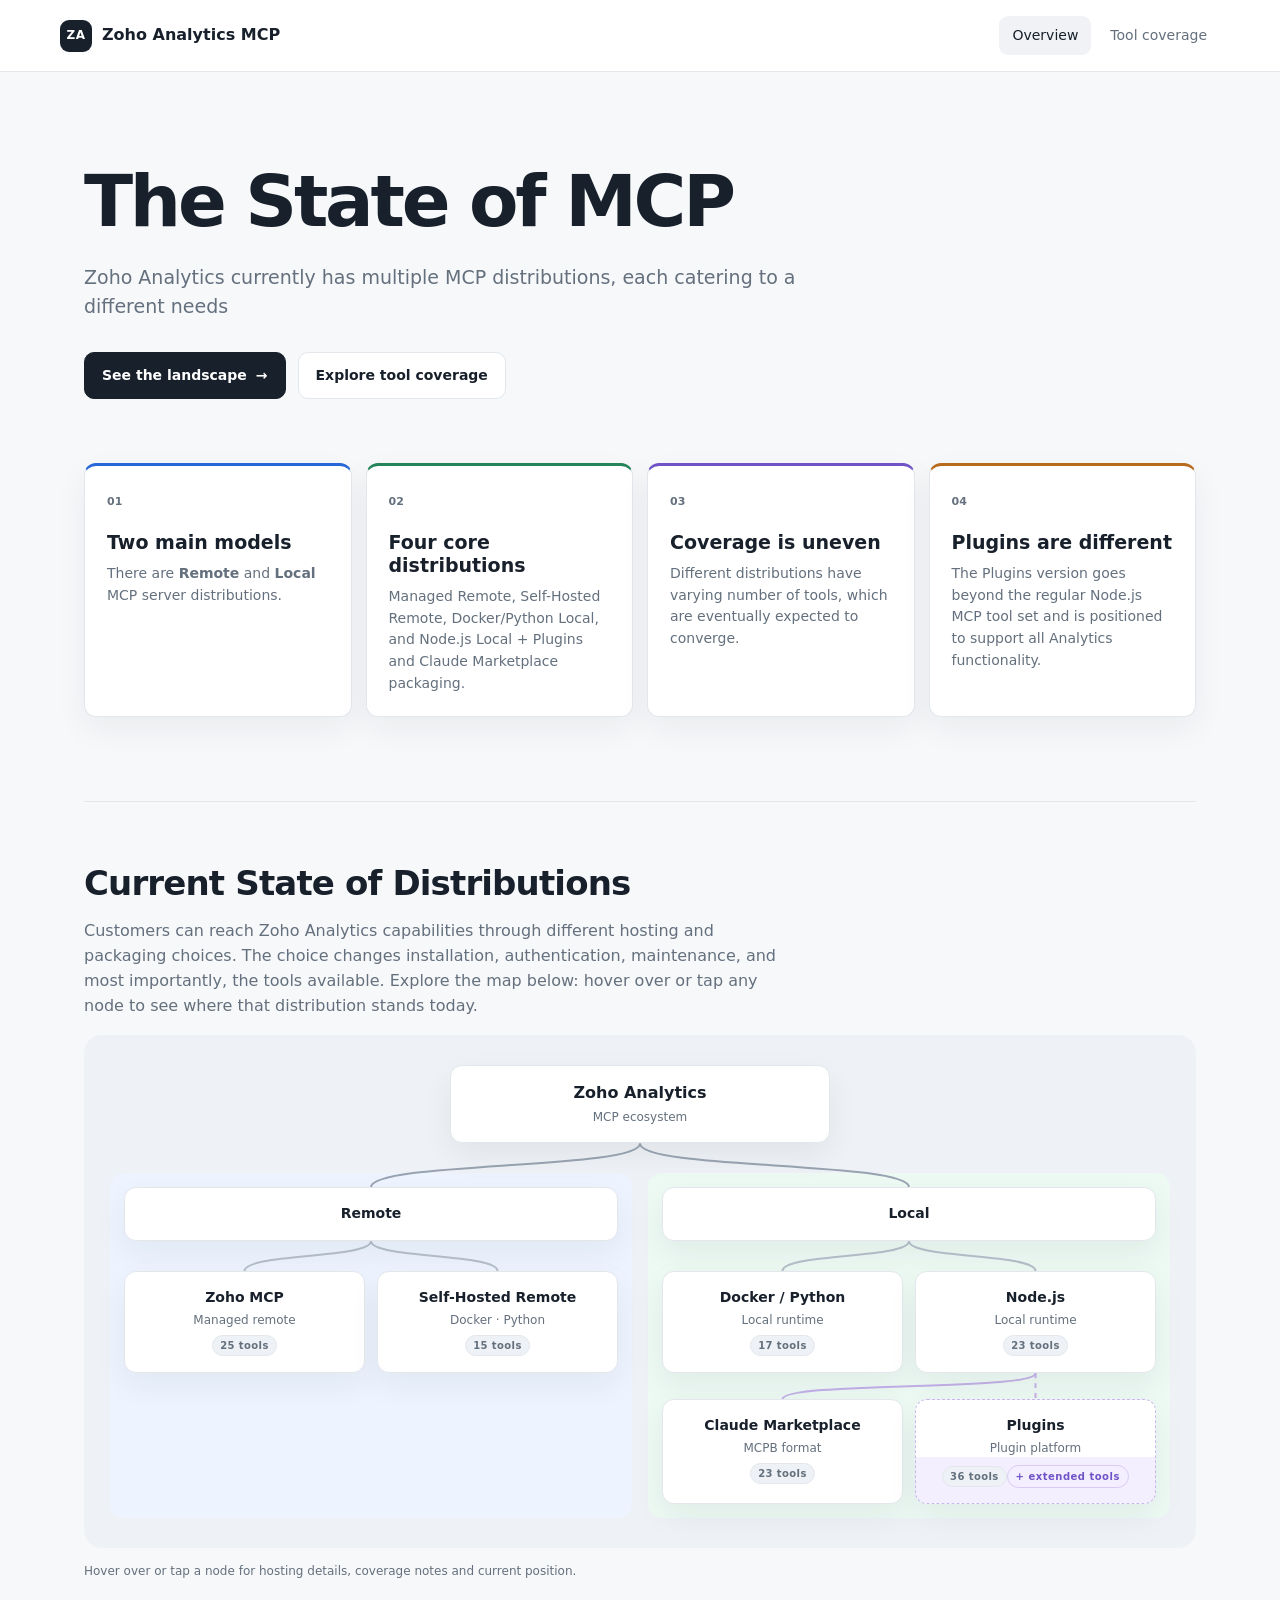
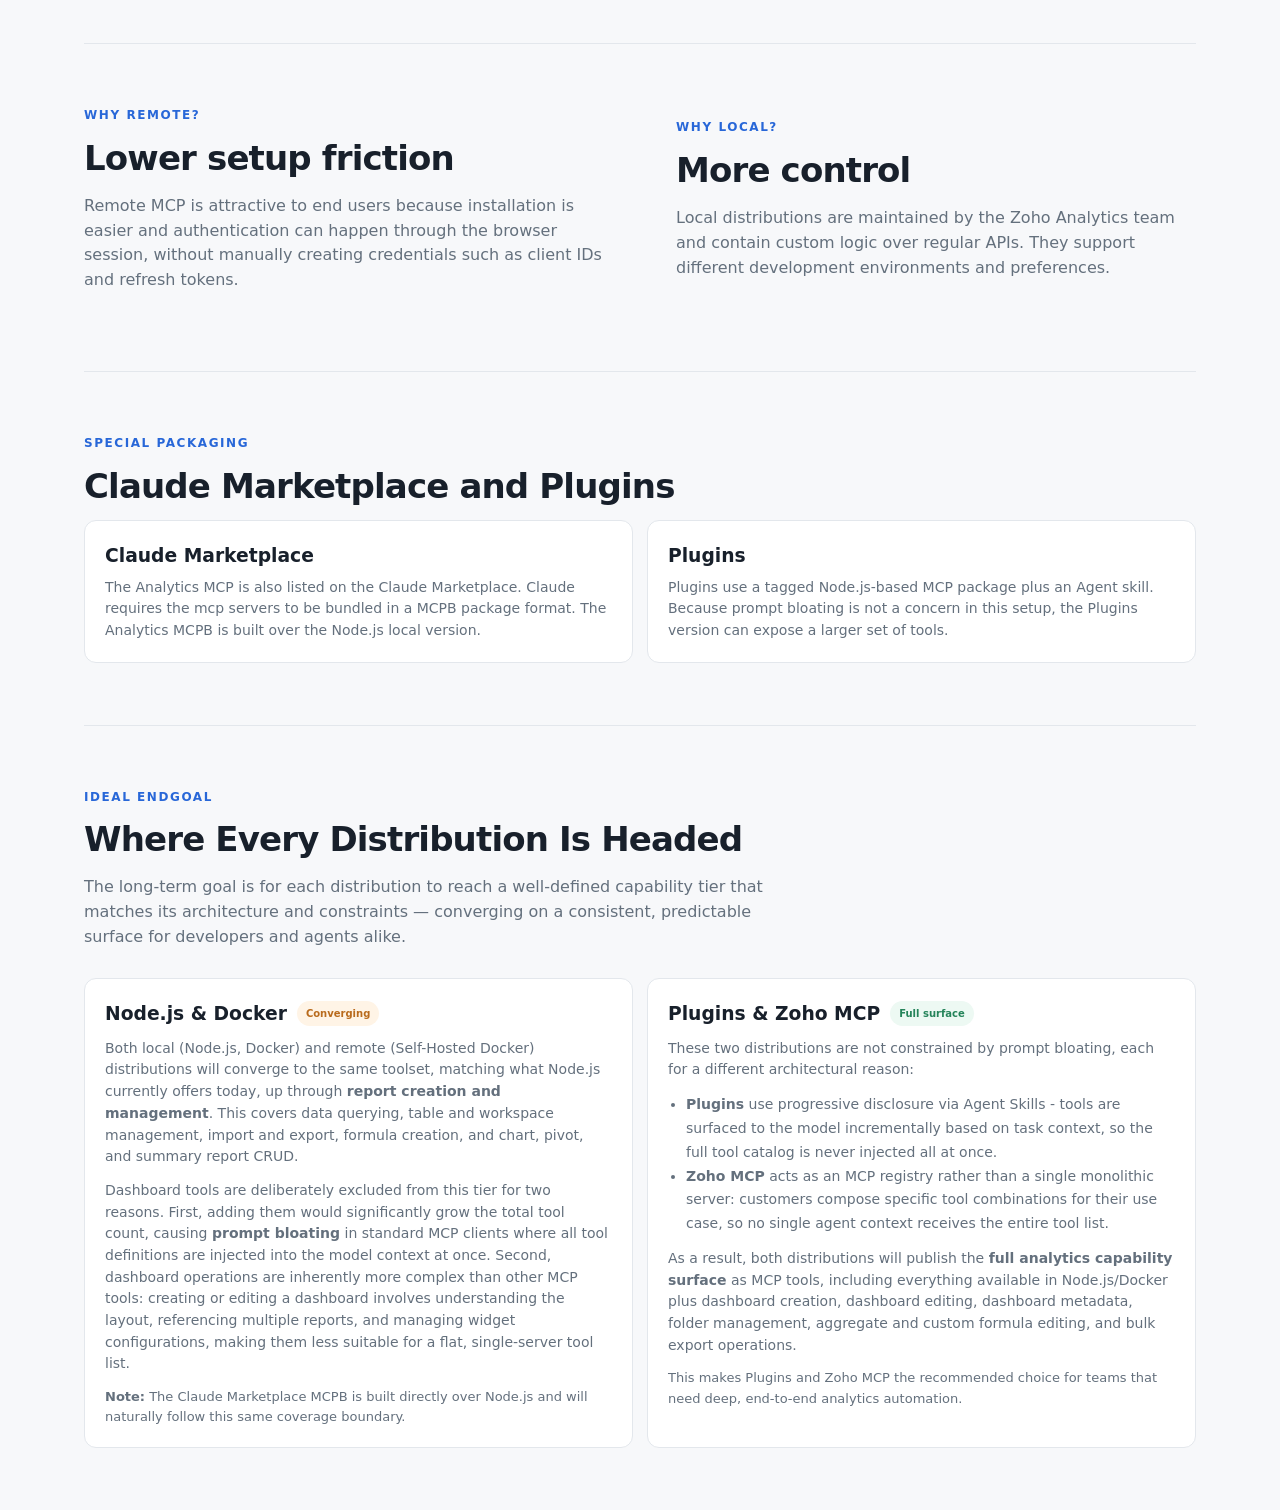
<file: index.html>
<!doctype html>
<html lang="en">
<head>
  <meta charset="utf-8">
  <meta name="viewport" content="width=device-width,initial-scale=1">
  <meta name="description" content="A visual overview of the current state of the Zoho Analytics MCP server ecosystem.">
  <title>Zoho Analytics MCP: Current State</title>
  <link rel="stylesheet" href="styles.css">
</head>
<body>
  <header class="site-header">
    <a class="brand" href="index.html"><span class="brand-mark">ZA</span><span>Zoho Analytics MCP</span></a>
    <nav aria-label="Primary navigation">
      <a class="active" href="index.html">Overview</a>
      <a href="tools.html">Tool coverage</a>
    </nav>
  </header>

  <main>
    <section class="hero">
      <h1>The State of MCP</h1>
      <p class="hero-copy">Zoho Analytics currently has multiple MCP distributions, each catering to a different needs</p>
      <div class="hero-actions">
        <a class="button primary" href="#landscape">See the landscape <span>→</span></a>
        <a class="button secondary" href="tools.html">Explore tool coverage</a>
      </div>
    </section>

    <section class="takeaway-grid" aria-label="Key takeaways">
      <article class="takeaway accent-blue">
        <span class="number">01</span>
        <h2>Two main models</h2>
        <p>There are <strong>Remote</strong> and <strong>Local</strong> MCP server distributions.</p>
      </article>
      <article class="takeaway accent-green">
        <span class="number">02</span>
        <h2>Four core distributions</h2>
        <p>Managed Remote, Self-Hosted Remote, Docker/Python Local, and Node.js Local + Plugins and Claude Marketplace packaging.</p>
      </article>
      <article class="takeaway accent-purple">
        <span class="number">03</span>
        <h2>Coverage is uneven</h2>
        <p>Different distributions have varying number of tools, which are eventually expected to converge.</p>
      </article>
      <article class="takeaway accent-orange">
        <span class="number">04</span>
        <h2>Plugins are different</h2>
        <p>The Plugins version goes beyond the regular Node.js MCP tool set and is positioned to support all Analytics functionality.</p>
      </article>
    </section>

    <section class="section" id="landscape">
      <h2>Current State of Distributions</h2>
      <p>Customers can reach Zoho Analytics capabilities through different hosting and packaging choices. The choice changes installation, authentication, maintenance, and most importantly, the tools available. Explore the map below: hover over or tap any node to see where that distribution stands today.</p>
      <div class="model-graph" id="modelGraph" role="group" aria-label="MCP delivery model diagram">
        <noscript><p class="graph-noscript">The interactive model needs JavaScript.</p></noscript>
      </div>
      <div class="graph-hint">
        <span>Hover over or tap a node for hosting details, coverage notes and current position.</span>
      </div>
    </section>

    <section class="section two-col" id="why-remote-local">
      <div>
        <div class="section-kicker">WHY REMOTE?</div>
        <h2>Lower setup friction</h2>
        <p>Remote MCP is attractive to end users because installation is easier and authentication can happen through the browser session, without manually creating credentials such as client IDs and refresh tokens.</p>
      </div>
      <div>
        <div class="section-kicker">WHY LOCAL?</div>
        <h2>More control</h2>
        <p>Local distributions are maintained by the Zoho Analytics team and contain custom logic over regular APIs. They support different development environments and preferences.</p>
      </div>
    </section>

    <section class="section" id="special-packaging">
      <div class="section-kicker">SPECIAL PACKAGING</div>
      <h2>Claude Marketplace and Plugins</h2>
      <div class="info-grid">
        <article>
          <h3>Claude Marketplace</h3>
          <p>The Analytics MCP is also listed on the Claude Marketplace. Claude requires the mcp servers to be bundled in a MCPB package format. The Analytics MCPB is built over the Node.js local version.</p>
        </article>
        <article>
          <h3>Plugins</h3>
          <p>Plugins use a tagged Node.js-based MCP package plus an Agent skill. Because prompt bloating is not a concern in this setup, the Plugins version can expose a larger set of tools.</p>
        </article>
      </div>
    </section>

    <section class="section" id="ideal-endgoal">
      <div class="section-kicker">IDEAL ENDGOAL</div>
      <h2>Where Every Distribution Is Headed</h2>
      <p>The long-term goal is for each distribution to reach a well-defined capability tier that matches its architecture and constraints — converging on a consistent, predictable surface for developers and agents alike.</p>

      <div class="info-grid" style="margin-top:28px">
        <article>
          <h3 style="display:flex;align-items:center;gap:10px;margin:0 0 10px">
            Node.js &amp; Docker
            <span class="pill progress" style="font-size:10px">Converging</span>
          </h3>
          <p style="margin:0 0 12px">Both local (Node.js, Docker) and remote (Self-Hosted Docker) distributions will converge to the same toolset,  matching what Node.js currently offers today, up through <strong>report creation and management</strong>. This covers data querying, table and workspace management, import and export, formula creation, and chart, pivot, and summary report CRUD.</p>
          <p style="margin:0 0 12px">Dashboard tools are deliberately excluded from this tier for two reasons. First, adding them would significantly grow the total tool count, causing <strong>prompt bloating</strong> in standard MCP clients where all tool definitions are injected into the model context at once. Second, dashboard operations are inherently more complex than other MCP tools: creating or editing a dashboard involves understanding the layout, referencing multiple reports, and managing widget configurations, making them less suitable for a flat, single-server tool list.</p>
          <p style="margin:0;font-size:13px;color:var(--muted)"><strong>Note:</strong> The Claude Marketplace MCPB is built directly over Node.js and will naturally follow this same coverage boundary.</p>
        </article>
        <article>
          <h3 style="display:flex;align-items:center;gap:10px;margin:0 0 10px">
            Plugins &amp; Zoho MCP
            <span class="pill good" style="font-size:10px">Full surface</span>
          </h3>
          <p style="margin:0 0 12px">These two distributions are not constrained by prompt bloating, each for a different architectural reason:</p>
          <ul style="margin:0 0 12px;padding-left:18px;font-size:14px;color:var(--muted);line-height:1.7">
            <li><strong>Plugins</strong> use progressive disclosure via Agent Skills - tools are surfaced to the model incrementally based on task context, so the full tool catalog is never injected all at once.</li>
            <li><strong>Zoho MCP</strong> acts as an MCP registry rather than a single monolithic server: customers compose specific tool combinations for their use case, so no single agent context receives the entire tool list.</li>
          </ul>
          <p style="margin:0 0 12px">As a result, both distributions will publish the <strong>full analytics capability surface</strong> as MCP tools, including everything available in Node.js/Docker plus dashboard creation, dashboard editing, dashboard metadata, folder management, aggregate and custom formula editing, and bulk export operations.</p>
          <p style="margin:0;font-size:13px;color:var(--muted)">This makes Plugins and Zoho MCP the recommended choice for teams that need deep, end-to-end analytics automation.</p>
        </article>
      </div>
    </section>
  </main>
  <script src="graph.js" defer></script>
</body>
</html>
</file>
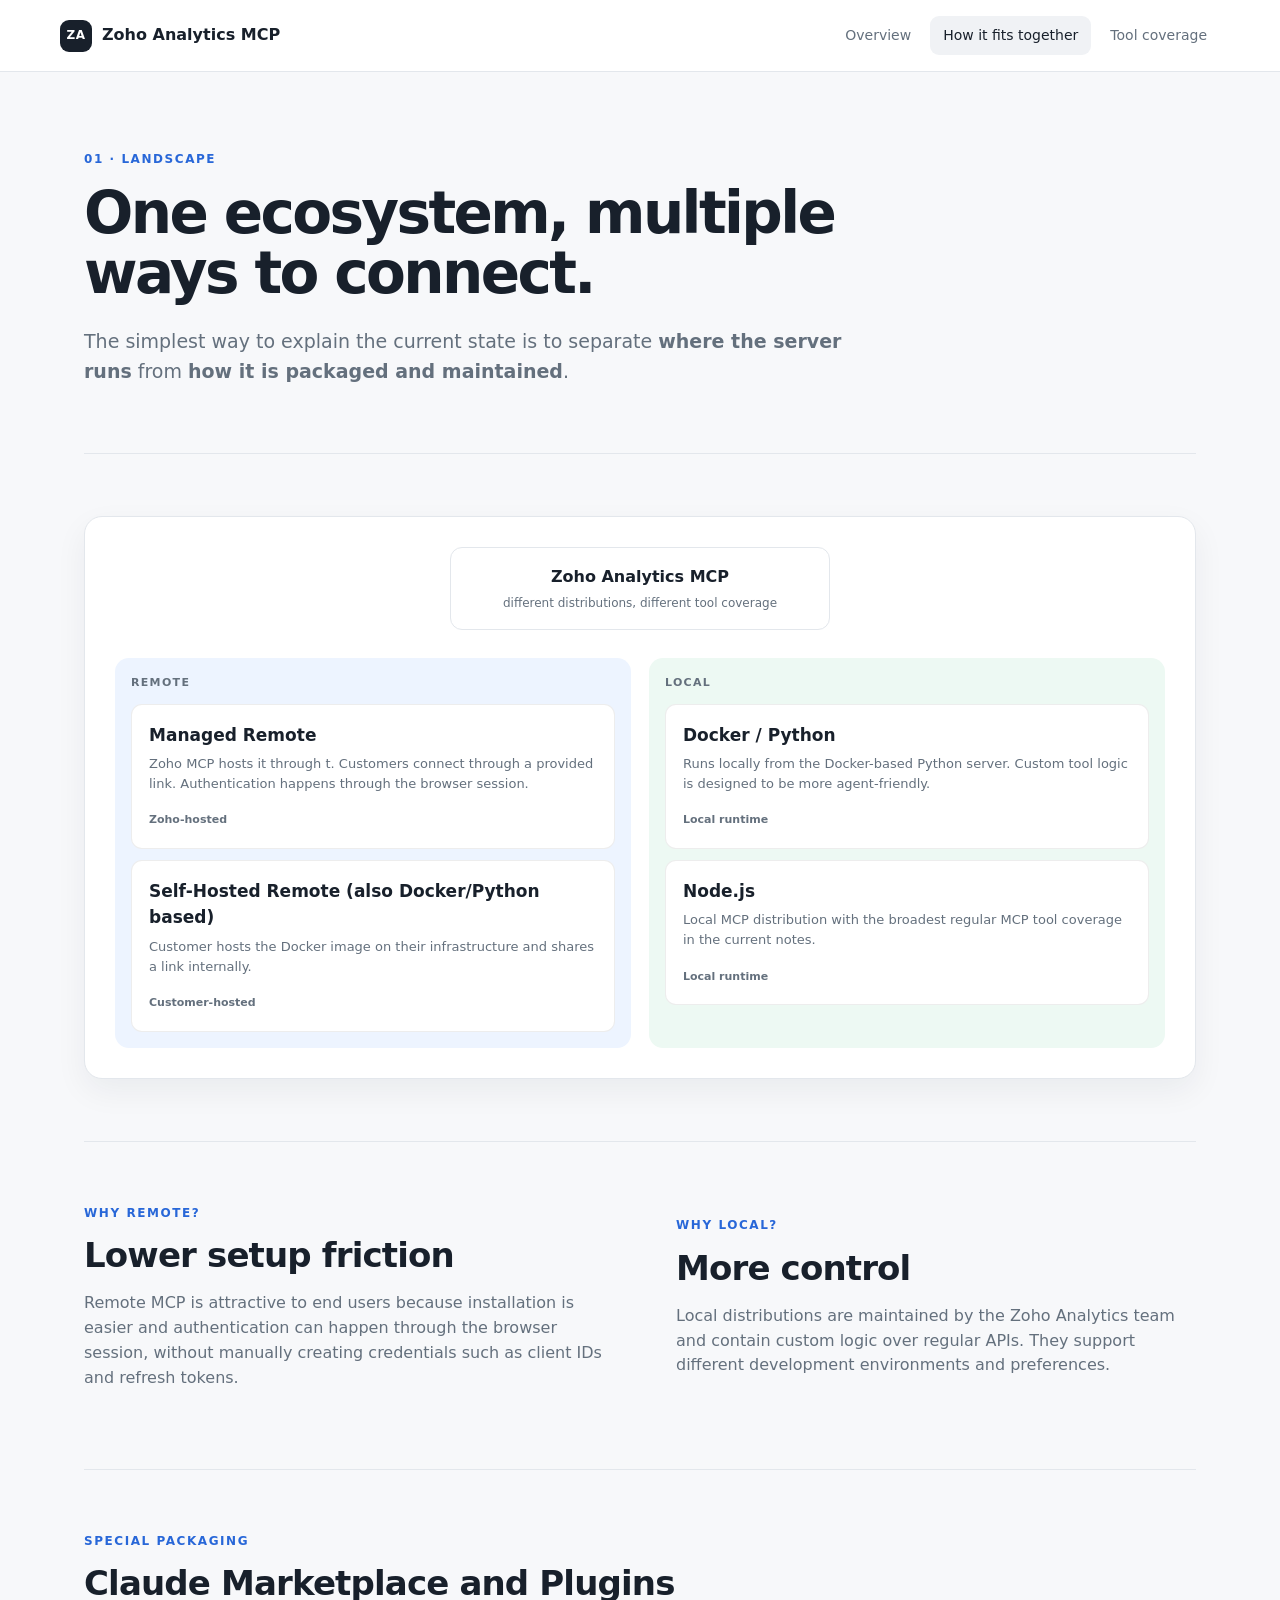
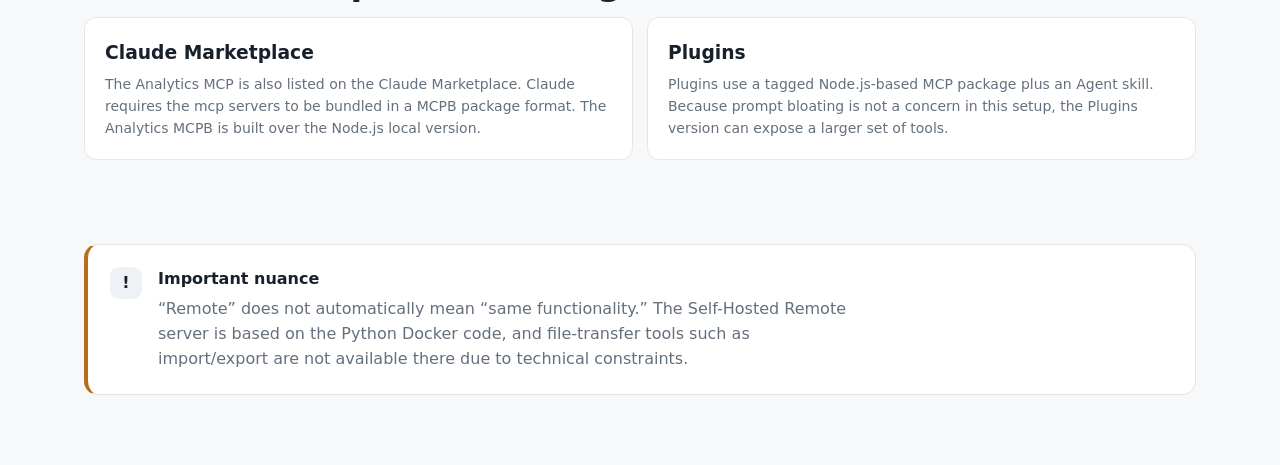
<file: architecture.html>
<!doctype html>
<html lang="en"><head><meta charset="utf-8"><meta name="viewport" content="width=device-width,initial-scale=1"><title>How Zoho Analytics MCP fits together</title><link rel="stylesheet" href="styles.css"></head>
<body><header class="site-header"><a class="brand" href="index.html"><span class="brand-mark">ZA</span><span>Zoho Analytics MCP</span></a><nav aria-label="Primary navigation"><a href="index.html">Overview</a><a class="active" href="architecture.html">How it fits together</a><a href="tools.html">Tool coverage</a></nav></header>
<main>
<section class="page-hero"><div class="eyebrow">01 · LANDSCAPE</div><h1>One ecosystem, multiple ways to connect.</h1><p>The simplest way to explain the current state is to separate <strong>where the server runs</strong> from <strong>how it is packaged and maintained</strong>.</p></section>
<section class="section">
<div class="architecture-map">
  <div class="map-root"><span>Zoho Analytics MCP</span><small>different distributions, different tool coverage</small></div>
  <div class="map-columns">
    <div class="map-column blue"><div class="column-title">REMOTE</div><div class="map-card"><h3>Managed Remote</h3><p>Zoho MCP hosts it through t. Customers connect through a provided link. Authentication happens through the browser session.</p><span class="tag">Zoho-hosted</span></div><div class="map-card"><h3>Self-Hosted Remote (also Docker/Python based)</h3><p>Customer hosts the Docker image on their infrastructure and shares a link internally.</p><span class="tag">Customer-hosted</span></div></div>
    <div class="map-column green"><div class="column-title">LOCAL</div><div class="map-card"><h3>Docker / Python</h3><p>Runs locally from the Docker-based Python server. Custom tool logic is designed to be more agent-friendly.</p><span class="tag">Local runtime</span></div><div class="map-card"><h3>Node.js</h3><p>Local MCP distribution with the broadest regular MCP tool coverage in the current notes.</p><span class="tag">Local runtime</span></div></div>
  </div>
</div>
</section>
<section class="section two-col">
<div><div class="section-kicker">WHY REMOTE?</div><h2>Lower setup friction</h2><p>Remote MCP is attractive to end users because installation is easier and authentication can happen through the browser session, without manually creating credentials such as client IDs and refresh tokens.</p></div>
<div><div class="section-kicker">WHY LOCAL?</div><h2>More control</h2><p>Local distributions are maintained by the Zoho Analytics team and contain custom logic over regular APIs. They support different development environments and preferences.</p></div>
</section>
<section class="section">
<div class="section-kicker">SPECIAL PACKAGING</div><h2>Claude Marketplace and Plugins</h2><div class="info-grid"><article><h3>Claude Marketplace</h3><p>The Analytics MCP is also listed on the Claude Marketplace. Claude requires the mcp servers to be bundled in a MCPB package format. The Analytics MCPB is built over the Node.js local version.</p></article><article><h3>Plugins</h3><p>Plugins use a tagged Node.js-based MCP package plus an Agent skill. Because prompt bloating is not a concern in this setup, the Plugins version can expose a larger set of tools.</p></article></div>
</section>
<section class="section callout warning"><div class="callout-icon">!</div><div><strong>Important nuance</strong><p>“Remote” does not automatically mean “same functionality.” The Self-Hosted Remote server is based on the Python Docker code, and file-transfer tools such as import/export are not available there due to technical constraints.</p></div></section>
</main></body></html>
</file>
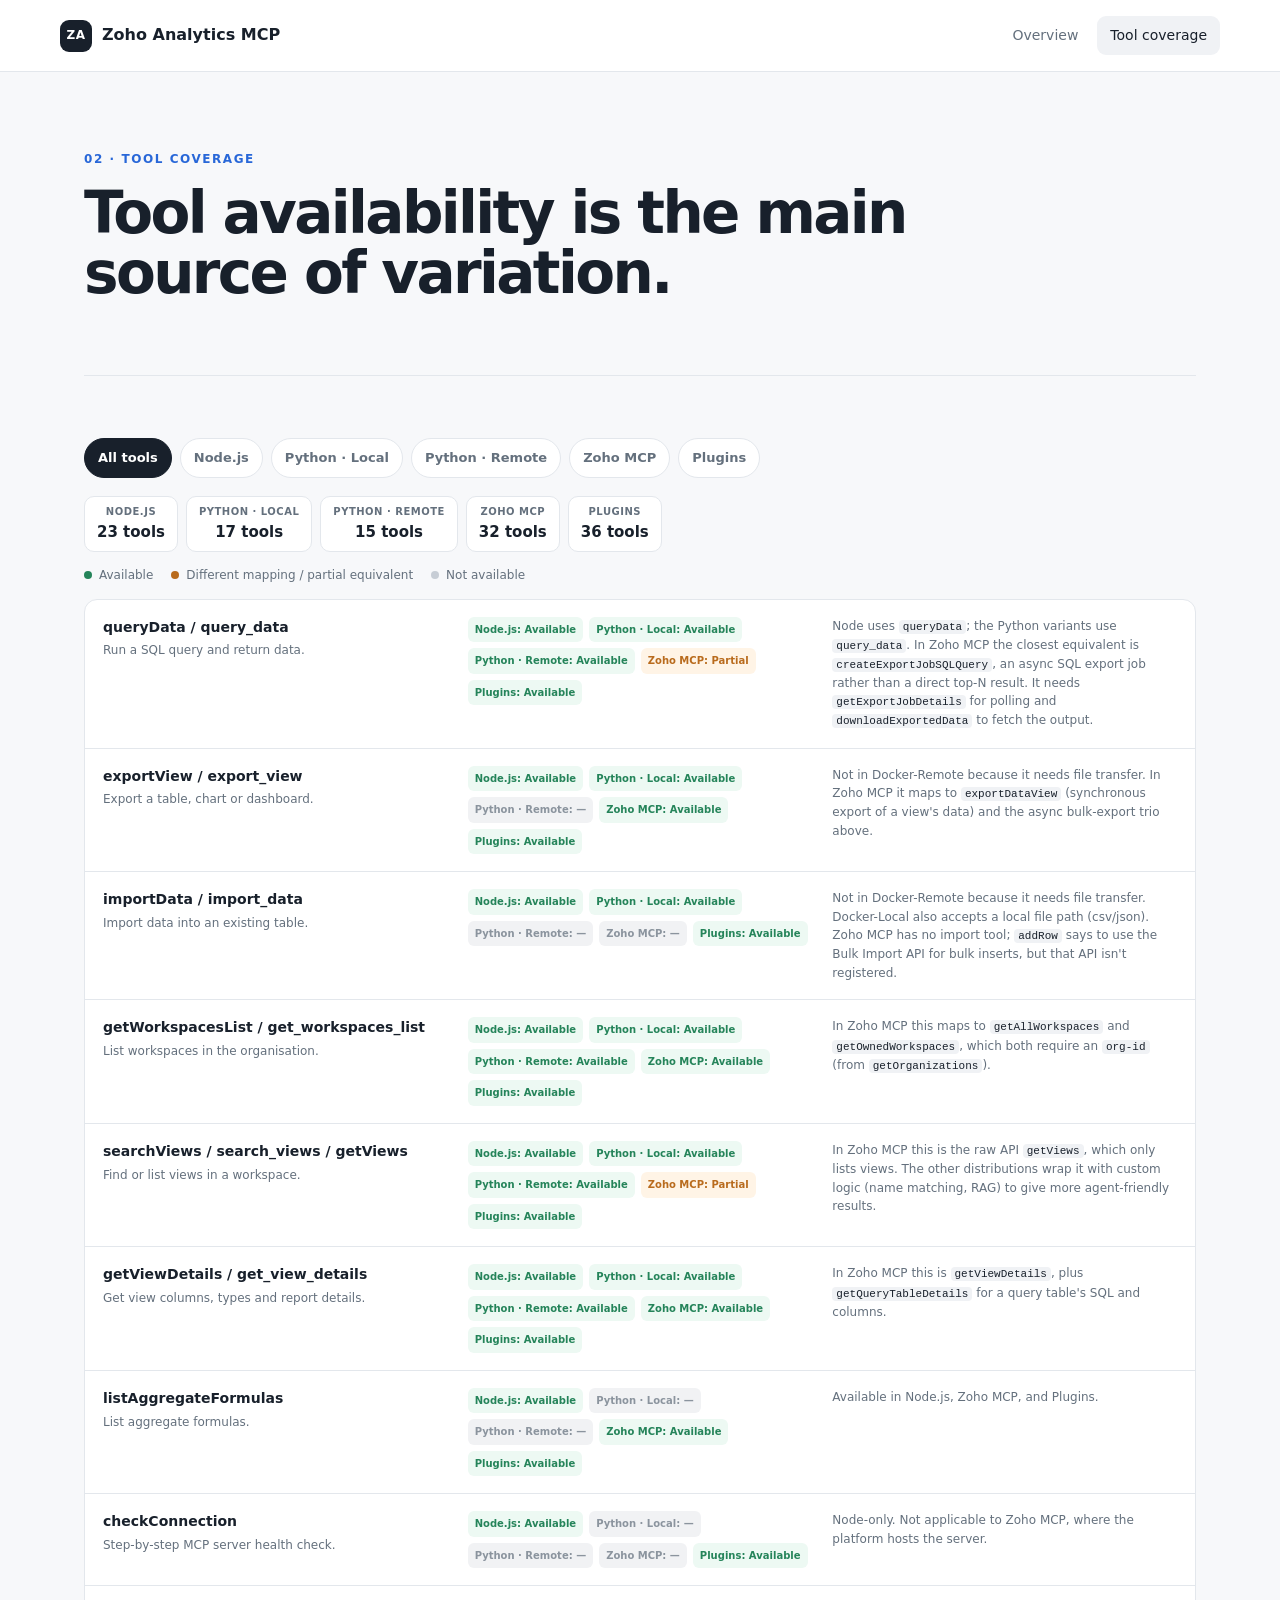
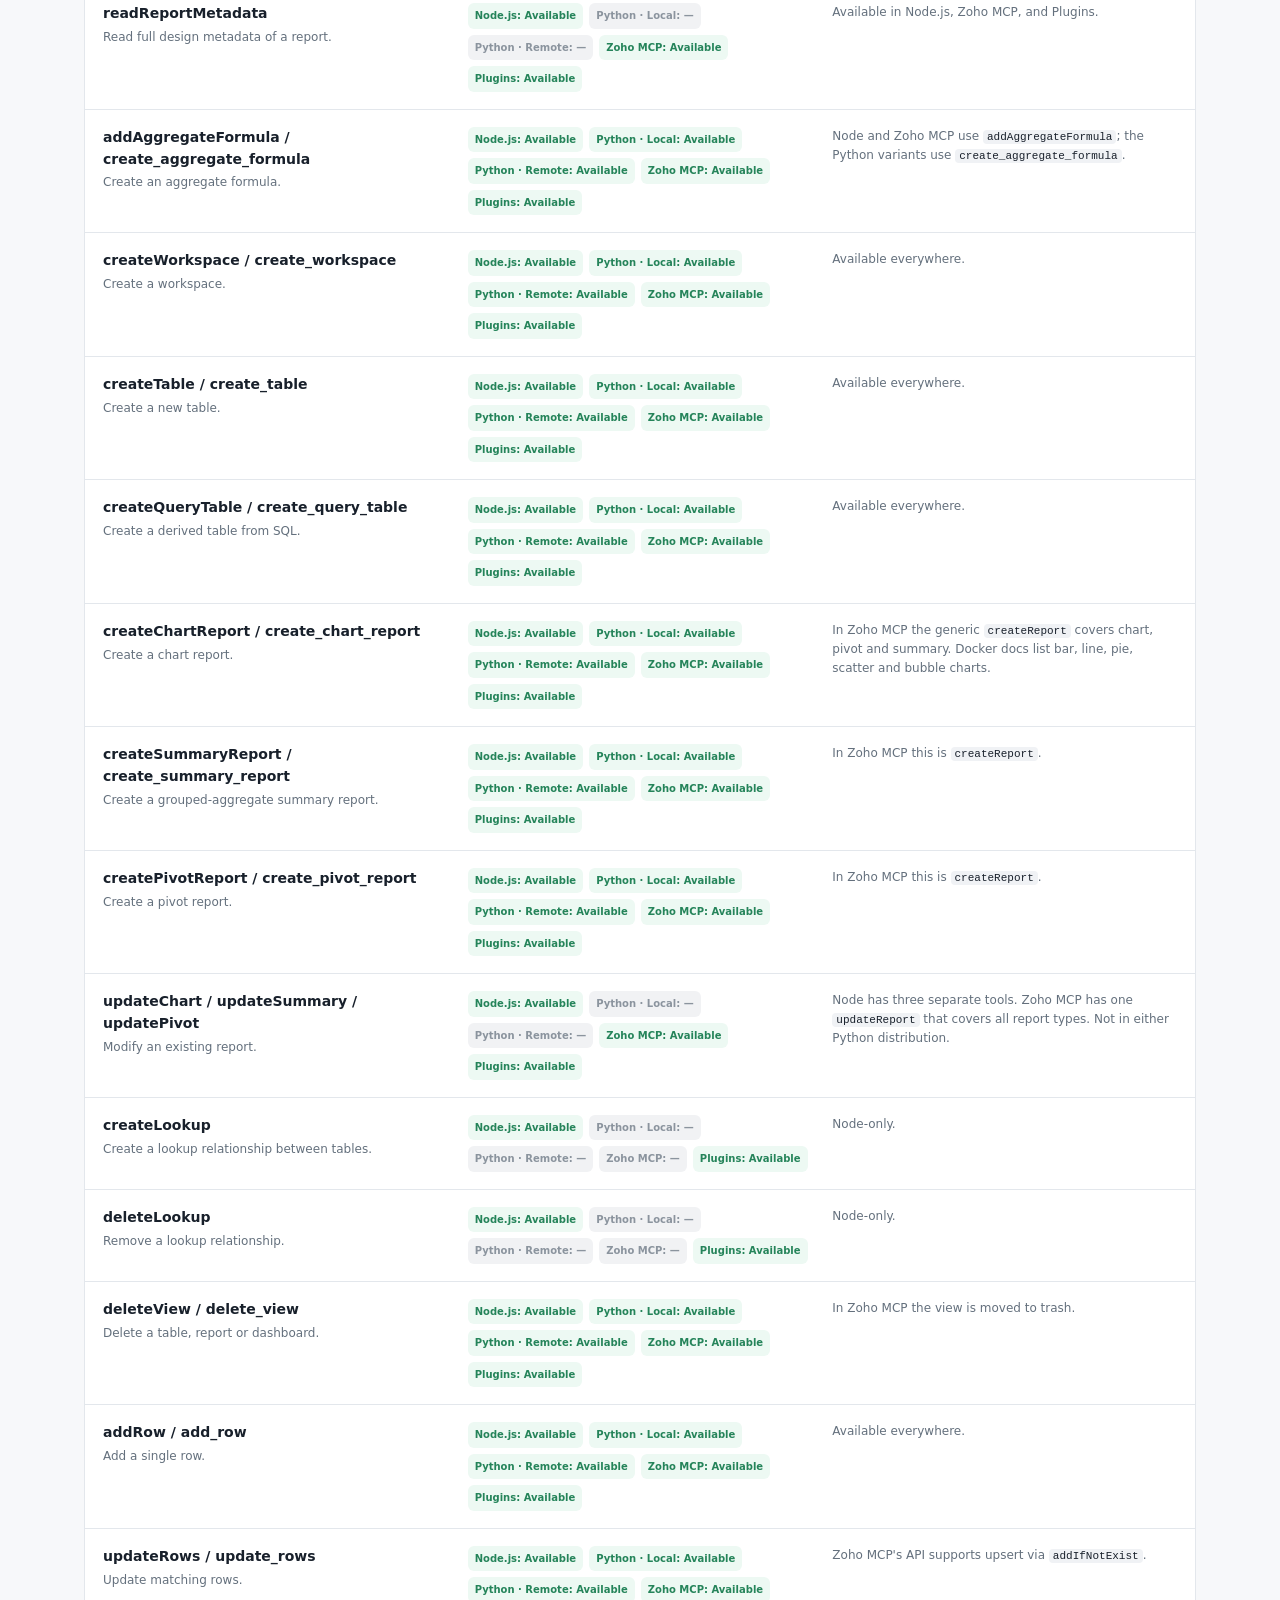
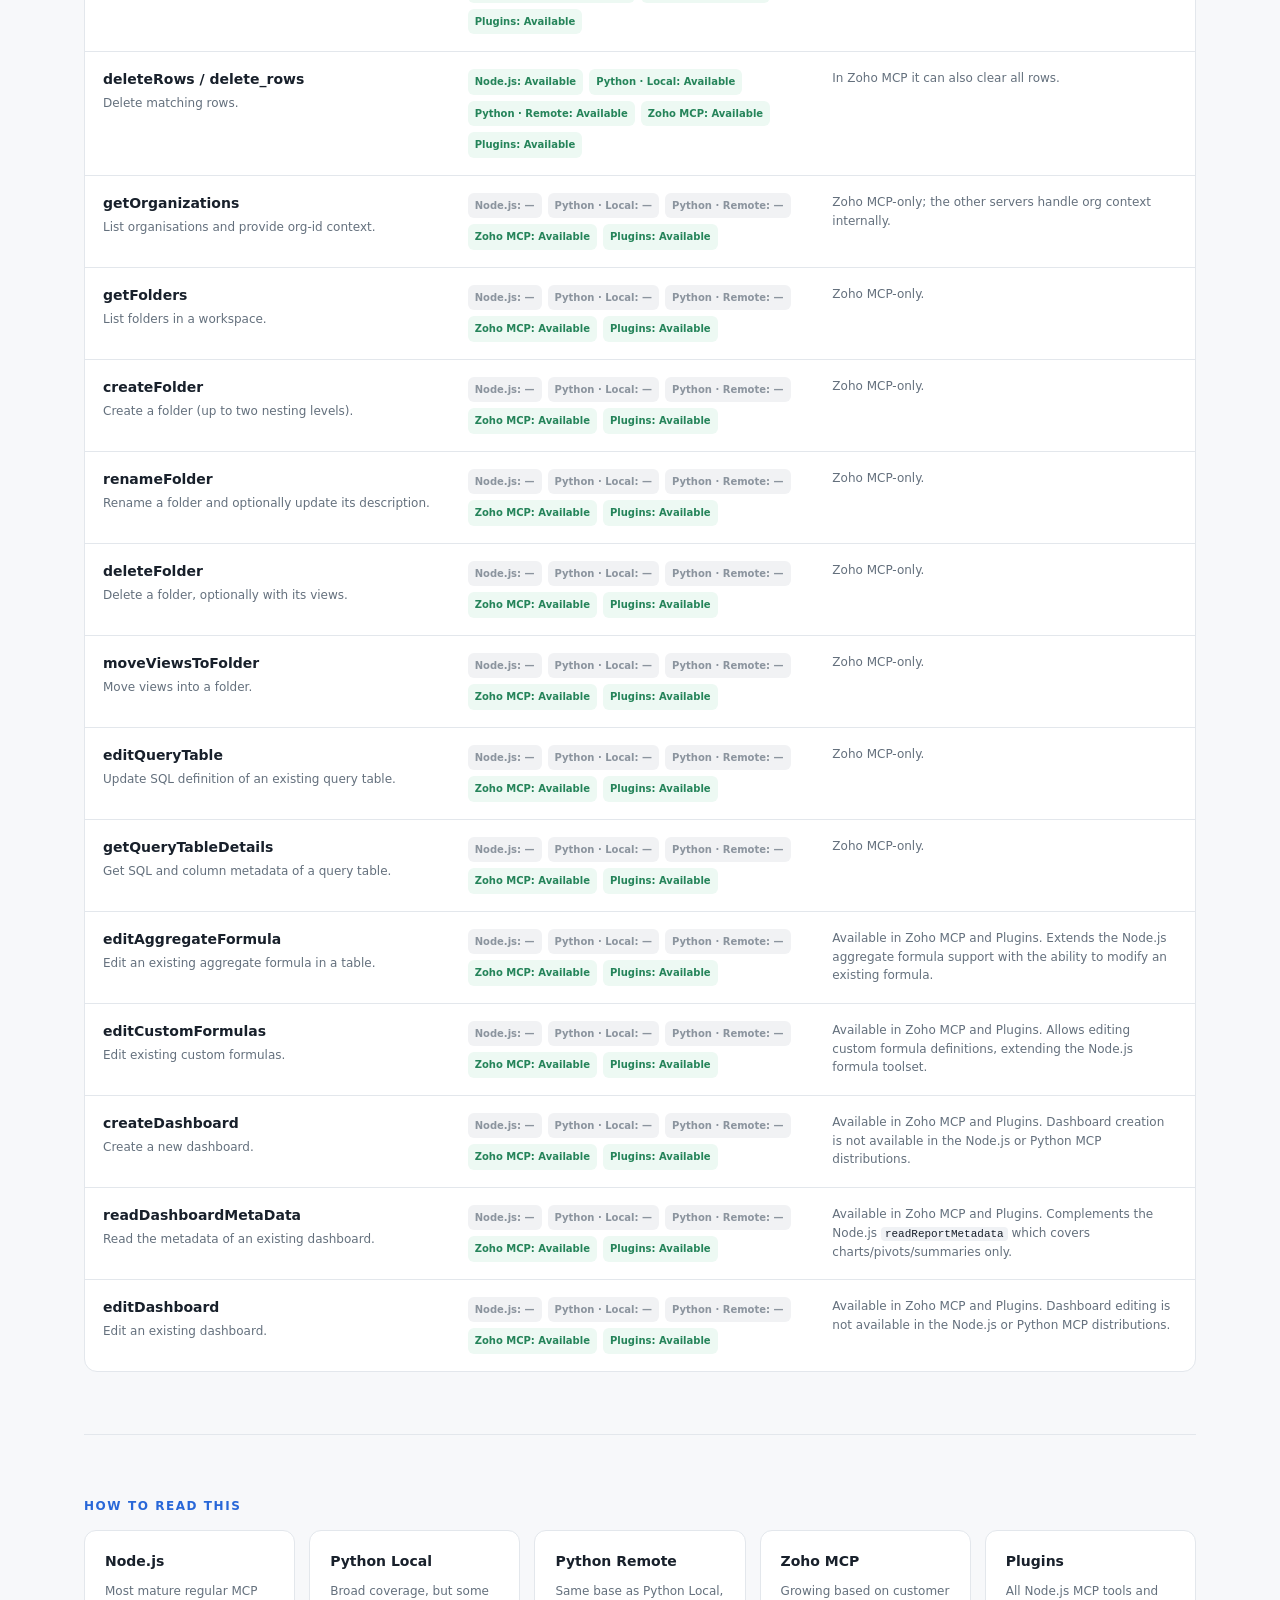
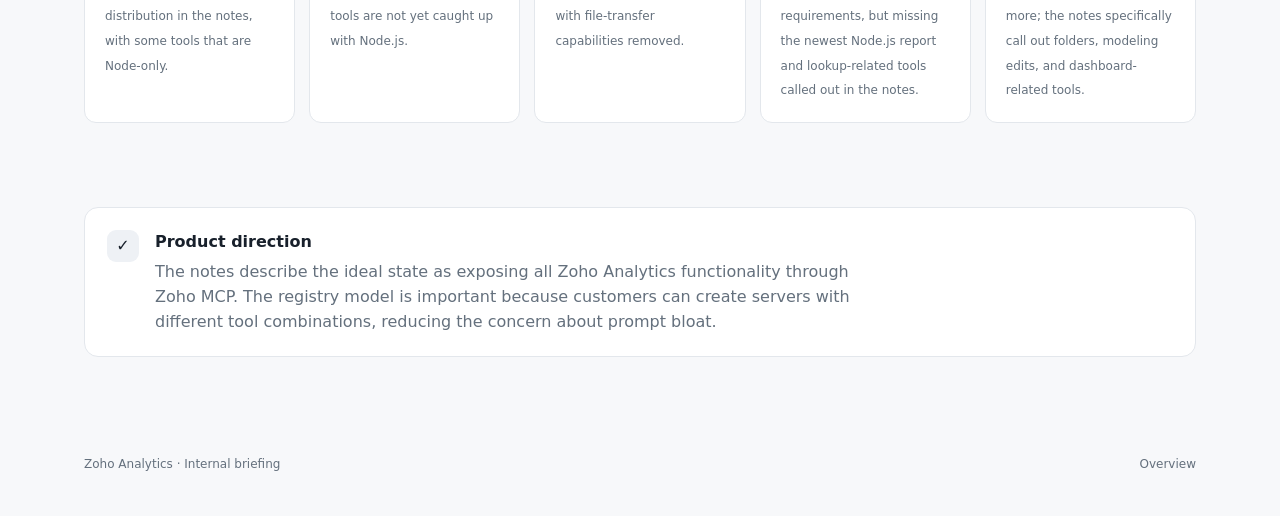
<file: tools.html>
<!doctype html>
<html lang="en"><head><meta charset="utf-8"><meta name="viewport" content="width=device-width,initial-scale=1"><title>Zoho Analytics MCP — Tool coverage</title><link rel="stylesheet" href="styles.css"></head>
<body><header class="site-header"><a class="brand" href="index.html"><span class="brand-mark">ZA</span><span>Zoho Analytics MCP</span></a><nav aria-label="Primary navigation"><a href="index.html">Overview</a><a class="active" href="tools.html">Tool coverage</a></nav></header>
<main>
<section class="page-hero"><div class="eyebrow">02 · TOOL COVERAGE</div><h1>Tool availability is the main source of variation.</h1></section>
<section class="section tool-explorer">
<div class="filters" role="group" aria-label="Tool filters"><button type="button" class="filter active" data-filter="all">All tools</button><button type="button" class="filter" data-filter="node">Node.js</button><button type="button" class="filter" data-filter="python-local">Python · Local</button><button type="button" class="filter" data-filter="python-remote">Python · Remote</button><button type="button" class="filter" data-filter="zoho">Zoho MCP</button><button type="button" class="filter" data-filter="plugins">Plugins</button></div>
<div class="dist-counts" id="distCounts" aria-label="Tool counts per distribution"></div>
<div class="legend"><span><i class="dot yes"></i>Available</span><span><i class="dot partial"></i>Different mapping / partial equivalent</span><span><i class="dot no"></i>Not available</span></div>
<div class="tool-list" id="toolList"></div>
<p class="empty" id="emptyState" hidden>No tools match this filter.</p>
</section>
<section class="section">
<div class="section-kicker">HOW TO READ THIS</div><div class="insight-grid"><article><b>Node.js</b><span>Most mature regular MCP distribution in the notes, with some tools that are Node-only.</span></article><article><b>Python Local</b><span>Broad coverage, but some tools are not yet caught up with Node.js.</span></article><article><b>Python Remote</b><span>Same base as Python Local, with file-transfer capabilities removed.</span></article><article><b>Zoho MCP</b><span>Growing based on customer requirements, but missing the newest Node.js report and lookup-related tools called out in the notes.</span></article><article><b>Plugins</b><span>All Node.js MCP tools and more; the notes specifically call out folders, modeling edits, and dashboard-related tools.</span></article></div>
</section>
<section class="section callout"><div class="callout-icon">✓</div><div><strong>Product direction</strong><p>The notes describe the ideal state as exposing all Zoho Analytics functionality through Zoho MCP. The registry model is important because customers can create servers with different tool combinations, reducing the concern about prompt bloat.</p></div></section>
</main><footer><span>Zoho Analytics · Internal briefing</span><span><a href="index.html">Overview</a></span></footer>
<script src="app.js"></script></body></html>
</file>
<file: styles.css>
:root{--bg:#f7f8fa;--surface:#fff;--ink:#18202b;--muted:#64707d;--line:#e3e7ec;--blue:#2867d8;--blue-bg:#edf4ff;--green:#25845a;--green-bg:#edf9f3;--purple:#7054c7;--purple-bg:#f3efff;--orange:#b96b1d;--orange-bg:#fff4e6;--red:#b54b4b;--shadow:0 12px 32px rgba(24,32,43,.06);font-family:Inter,ui-sans-serif,system-ui,-apple-system,BlinkMacSystemFont,"Segoe UI",sans-serif}
*{box-sizing:border-box}
html{scroll-behavior:smooth}
body{margin:0;background:var(--bg);color:var(--ink);line-height:1.55}
a{color:inherit;text-decoration:none}
.site-header{height:72px;background:rgba(255,255,255,.94);border-bottom:1px solid var(--line);display:flex;align-items:center;justify-content:space-between;padding:0 max(24px,calc((100% - 1160px)/2));position:sticky;top:0;z-index:10;backdrop-filter:blur(10px)}
.brand{display:flex;gap:10px;align-items:center;font-weight:750}
.brand-mark{display:grid;place-items:center;width:32px;height:32px;border-radius:9px;background:#18202b;color:#fff;font-size:12px;letter-spacing:.04em}
.site-header nav{display:flex;gap:6px}
.site-header nav a{padding:9px 13px;border-radius:9px;color:var(--muted);font-size:14px}
.site-header nav a:hover,.site-header nav a.active{background:#f0f2f5;color:var(--ink)}
main{max-width:1160px;margin:0 auto;padding:0 24px}
.hero{padding:92px 0 64px;max-width:850px}
.eyebrow,.section-kicker{font-size:12px;font-weight:800;letter-spacing:.13em;color:var(--blue);margin-bottom:14px}
.hero h1,.page-hero h1{font-size:clamp(42px,6vw,72px);line-height:1.04;letter-spacing:-.045em;margin:0 0 24px;max-width:900px}
.hero-copy,.page-hero p{font-size:19px;color:var(--muted);max-width:760px}
.hero-actions{display:flex;gap:12px;flex-wrap:wrap;margin-top:30px}
.button{display:inline-flex;align-items:center;gap:9px;padding:12px 17px;border-radius:10px;border:1px solid var(--line);font-weight:700;font-size:14px}
.button.primary{background:#18202b;color:white;border-color:#18202b}
.button.secondary{background:#fff}
.takeaway-grid{display:grid;grid-template-columns:repeat(4,1fr);gap:14px;margin-bottom:84px}
.takeaway{background:var(--surface);border:1px solid var(--line);border-top:3px solid;box-shadow:var(--shadow);padding:22px;border-radius:12px}
.takeaway .number{font-size:11px;font-weight:800;color:var(--muted)}
.takeaway h2{font-size:19px;line-height:1.2;margin:18px 0 9px}
.takeaway p{font-size:14px;color:var(--muted);margin:0}
.accent-blue{border-top-color:var(--blue)}
.accent-green{border-top-color:var(--green)}
.accent-purple{border-top-color:var(--purple)}
.accent-orange{border-top-color:var(--orange)}
.section{padding:62px 0;border-top:1px solid var(--line)}
.section h2{font-size:34px;line-height:1.15;letter-spacing:-.025em;margin:0 0 14px}
.section p{color:var(--muted);max-width:700px}
.split-section,.two-col{display:grid;grid-template-columns:1fr 1fr;gap:72px;align-items:center}
.text-link{display:inline-block;margin-top:10px;font-weight:750;color:var(--blue)}

/* ---- interactive delivery-model graph ---- */
.model-graph{position:relative;padding:30px 26px;background:#eef1f5;border-radius:18px}
.graph-links{position:absolute;inset:0;width:100%;height:100%;pointer-events:none;z-index:0}
.graph-link{fill:none;stroke:#b6bfca;stroke-width:2}
.graph-link.link-root{stroke:#98a3b1}
.graph-node{position:relative;z-index:1;background:#fff;border:1px solid var(--line);border-radius:12px;padding:15px 16px;text-align:center;box-shadow:var(--shadow);cursor:pointer;transition:border-color .15s ease,box-shadow .15s ease}
.graph-node b{font-size:14px;display:block}
.graph-node small{display:block;color:var(--muted);font-size:12px;margin-top:3px}
.graph-node:hover{border-color:#a9b4c2;box-shadow:0 16px 38px rgba(24,32,43,.12)}
.graph-node:focus-visible{outline:2px solid var(--blue);outline-offset:2px}
.graph-root{max-width:380px;margin:0 auto}
.graph-root span{font-weight:800;display:block}
.graph-branches{display:grid;grid-template-columns:repeat(2,1fr);gap:16px;margin-top:30px}
.graph-branch{border-radius:14px;padding:14px}
.graph-branch.accent-blue{background:var(--blue-bg)}
.graph-branch.accent-green{background:var(--green-bg)}
.graph-branch.accent-purple{background:var(--purple-bg)}
.branch-leaves{display:grid;grid-template-columns:1fr 1fr;gap:12px;margin-top:30px}
.sub-leaves{grid-template-columns:1fr 1fr;gap:12px;margin-top:26px}
.graph-node.node-extends{border-style:dashed;border-color:#c9b8ec;background:linear-gradient(180deg,#fff 55%,var(--purple-bg) 55.1%)}
.node-badge{display:inline-block;margin-top:7px;font-size:10px;font-weight:800;letter-spacing:.05em;color:var(--purple);background:var(--purple-bg);border:1px solid #d9cbf3;border-radius:999px;padding:3px 8px;font-style:normal}
.node-tool-count{display:inline-block;margin-top:5px;font-size:10px;font-weight:800;letter-spacing:.04em;color:var(--muted);background:#eef1f5;border:1px solid var(--line);border-radius:999px;padding:2px 7px;font-style:normal}
.graph-link.link-sub{stroke:#c3b0e8}
.graph-link.link-dashed{stroke-dasharray:5 5}
.graph-tooltip{position:absolute;z-index:5;left:0;top:0;max-width:360px;background:#18202b;color:#fff;border-radius:12px;padding:15px 17px;box-shadow:0 18px 44px rgba(24,32,43,.3)}
.graph-tooltip::after{content:"";position:absolute;bottom:-15px;left:var(--caret-x,50%);transform:translateX(-50%);border:8px solid transparent;border-top-color:#18202b}
.graph-tooltip.below::after{bottom:auto;top:-15px;border-top-color:transparent;border-bottom-color:#18202b}
.tip-kicker{font-size:10px;font-weight:800;letter-spacing:.12em;color:#9db8ff;margin-bottom:7px}
.tip-title{font-size:16px;font-weight:800;line-height:1.2}
.tip-sub{font-size:12px;color:#aeb7c4;margin-top:2px}
.tip-rows{margin:11px 0 0;display:grid;gap:9px}
.tip-rows dt{font-size:10px;font-weight:800;letter-spacing:.09em;text-transform:uppercase;color:#8f9aa8}
.tip-rows dd{margin:2px 0 0;font-size:12.5px;line-height:1.5;color:#e8ecf1}
.tip-meta{display:flex;justify-content:space-between;align-items:center;gap:8px;flex-wrap:wrap;margin-top:12px;padding-top:11px;border-top:1px solid rgba(255,255,255,.14)}
.tip-meta a{font-size:12px;font-weight:700;color:#9db8ff;white-space:nowrap}
.tip-meta a:hover,.tip-meta a:focus-visible{text-decoration:underline}
.graph-hint{display:flex;justify-content:space-between;align-items:center;gap:16px;flex-wrap:wrap;color:var(--muted);font-size:12px;margin-top:14px}
.graph-noscript{padding:20px;color:var(--muted)}

.pill{display:inline-flex;padding:5px 9px;border-radius:999px;font-size:11px;font-weight:800}
.pill.good,.pill.strong{background:var(--green-bg);color:var(--green)}
.pill.progress{background:var(--orange-bg);color:var(--orange)}
.pill.limited{background:#f5eeee;color:var(--red)}
.pill.neutral{background:#eef1f5;color:var(--muted)}
.callout{display:flex;gap:16px;background:#fff;border:1px solid var(--line);border-radius:14px;padding:22px;margin:22px 0 70px}
.callout-icon{flex:0 0 32px;height:32px;border-radius:9px;background:#eef1f5;display:grid;place-items:center;font-weight:900}
.callout p{margin:5px 0 0}
.warning{border-left:4px solid var(--orange)}
footer{max-width:1160px;margin:0 auto;padding:28px 24px 45px;color:var(--muted);font-size:12px;display:flex;justify-content:space-between;gap:20px}
.page-hero{padding:78px 0 48px}
.page-hero h1{font-size:clamp(38px,5vw,58px);max-width:850px}
.architecture-map{background:#fff;border:1px solid var(--line);border-radius:18px;padding:30px;box-shadow:var(--shadow)}
.map-root{text-align:center;border:1px solid var(--line);border-radius:12px;padding:17px;max-width:380px;margin:0 auto 28px}
.map-root span,.map-root small{display:block}
.map-root span{font-weight:800}
.map-root small{color:var(--muted);font-size:12px;margin-top:4px}
.map-columns{display:grid;grid-template-columns:1fr 1fr;gap:18px}
.map-column{border-radius:14px;padding:16px}
.map-column.blue{background:var(--blue-bg)}
.map-column.green{background:var(--green-bg)}
.column-title{font-size:11px;font-weight:900;letter-spacing:.12em;margin:0 0 12px;color:var(--muted)}
.map-card{background:#fff;border:1px solid rgba(0,0,0,.07);border-radius:11px;padding:17px;margin-top:11px}
.map-card h3{font-size:17px;margin:0 0 6px}
.map-card p{font-size:13px;margin:0 0 12px}
.tag{font-size:11px;font-weight:800;color:var(--muted)}
.info-grid,.insight-grid{display:grid;grid-template-columns:repeat(2,1fr);gap:14px}
.info-grid article,.insight-grid article{background:#fff;border:1px solid var(--line);border-radius:12px;padding:20px}
.info-grid h3{margin:0 0 7px}
.info-grid p{margin:0;font-size:14px}
.filters{display:flex;flex-wrap:wrap;gap:8px;margin-bottom:18px}
.filter{font:inherit;border:1px solid var(--line);background:#fff;border-radius:999px;padding:9px 13px;font-size:13px;font-weight:700;color:var(--muted);cursor:pointer}
.filter:hover,.filter.active{background:#18202b;color:#fff;border-color:#18202b}
.legend{display:flex;gap:18px;flex-wrap:wrap;color:var(--muted);font-size:12px;margin-bottom:14px}
.legend span{display:inline-flex;align-items:center;gap:7px}
.dot{width:8px;height:8px;border-radius:50%;display:inline-block}
.dot.yes{background:var(--green)}
.dot.partial{background:var(--orange)}
.dot.no{background:#c7cdd5}
/* ---- distribution count bar ---- */
.dist-counts{display:flex;gap:8px;flex-wrap:wrap;margin-bottom:14px}
.dist-count-chip{display:inline-flex;flex-direction:column;align-items:center;gap:1px;background:#fff;border:1px solid var(--line);border-radius:10px;padding:7px 12px;min-width:80px}
.dist-count-chip.dist-count-active{background:#18202b;border-color:#18202b}
.dist-count-label{font-size:10px;font-weight:800;letter-spacing:.05em;color:var(--muted);text-transform:uppercase}
.dist-count-chip.dist-count-active .dist-count-label{color:#9db8ff}
.dist-count-num{font-size:15px;font-weight:800;color:var(--ink)}
.dist-count-chip.dist-count-active .dist-count-num{color:#fff}

/* ---- tool list table ---- */
.tool-list{border:1px solid var(--line);border-radius:13px;overflow:hidden;background:#fff}
.tool-row{display:grid;grid-template-columns:minmax(200px,1fr) 1fr minmax(180px,1fr);gap:20px;padding:17px 18px;border-bottom:1px solid var(--line);align-items:start}
.tool-row:last-child{border-bottom:0}
.tool-info{}
.tool-name{font-weight:800;font-size:14px}
.tool-desc{font-size:12px;color:var(--muted);margin-top:3px}
.coverage{display:flex;gap:6px;align-items:center;flex-wrap:wrap}
.coverage-chip{font-size:10px;font-weight:800;padding:5px 7px;border-radius:6px;background:#f0f2f5;color:#66717d}
.coverage-chip.yes{background:var(--green-bg);color:var(--green)}
.coverage-chip.partial{background:var(--orange-bg);color:var(--orange)}
.coverage-chip.no{background:#f1f2f4;color:#8b949e}
.tool-notes{font-size:12px;color:var(--muted);line-height:1.55}
.tool-notes code{font-size:11px;background:#f0f2f5;border-radius:4px;padding:1px 4px;color:var(--ink)}
.empty{padding:30px;text-align:center}

/* ---- tooltip tool count ---- */
.tip-tool-count{font-size:11px;font-weight:800;color:#9db8ff;background:rgba(255,255,255,.12);border-radius:999px;padding:3px 8px;white-space:nowrap}
.insight-grid{grid-template-columns:repeat(5,1fr)}
.insight-grid article b{display:block;font-size:14px;margin-bottom:6px}
.insight-grid article span{font-size:12px;color:var(--muted)}
@media(max-width:900px){.takeaway-grid{grid-template-columns:1fr 1fr}.insight-grid{grid-template-columns:1fr 1fr}.split-section,.two-col{grid-template-columns:1fr;gap:35px}.graph-branches{grid-template-columns:1fr}.site-header{height:auto;min-height:68px;flex-wrap:wrap;padding:12px 20px;gap:8px}.site-header nav{overflow:auto;width:100%}.tool-row{grid-template-columns:minmax(180px,1fr) 1fr;gap:14px}.tool-notes{grid-column:1/-1}}
@media(max-width:620px){main{padding:0 18px}.hero{padding:64px 0 44px}.hero h1{font-size:42px}.page-hero h1{font-size:38px}.takeaway-grid{grid-template-columns:1fr}.branch-leaves,.map-columns,.info-grid{grid-template-columns:1fr}.model-graph{padding:22px 14px}.tool-row{grid-template-columns:1fr;gap:9px}.tool-notes{grid-column:auto}.site-header nav a{padding:8px 9px;font-size:12px}footer{display:block}.callout{margin-bottom:40px}.dist-counts{gap:6px}.dist-count-chip{min-width:64px;padding:5px 8px}}
</file>
